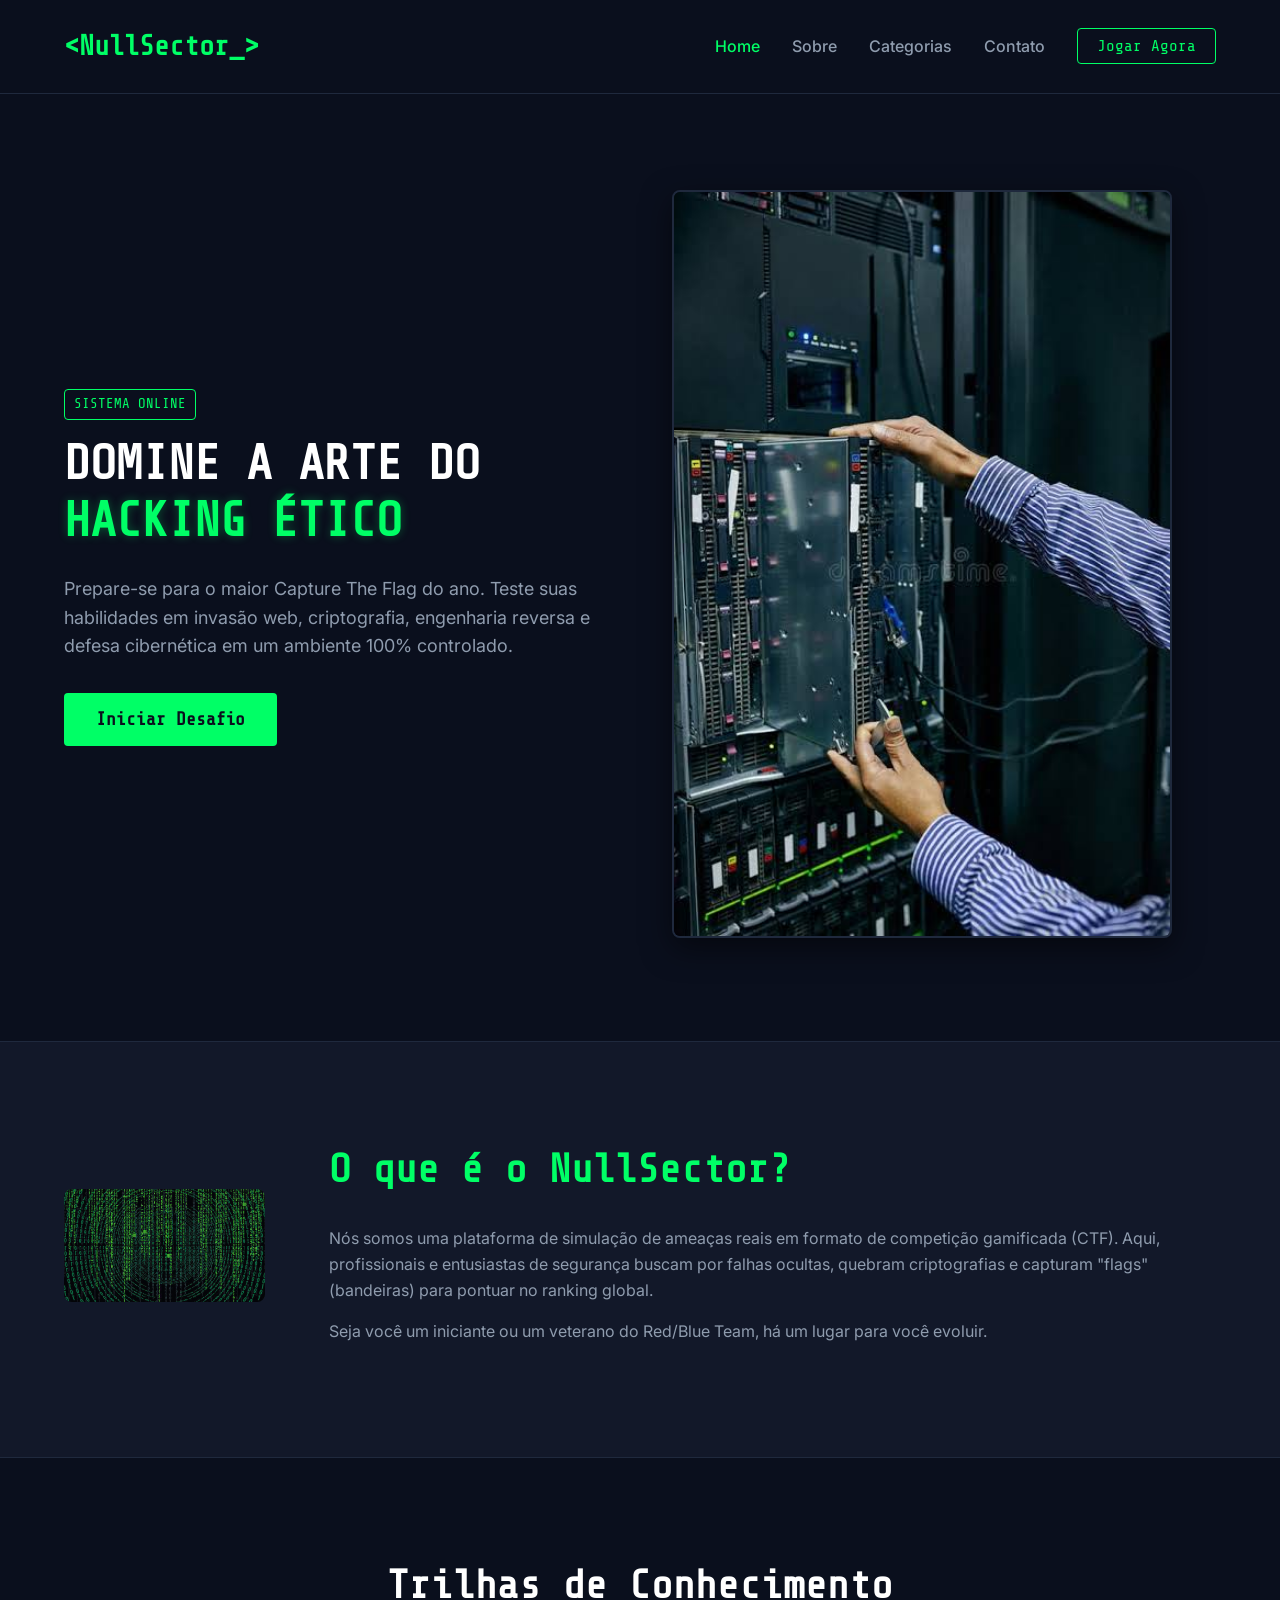
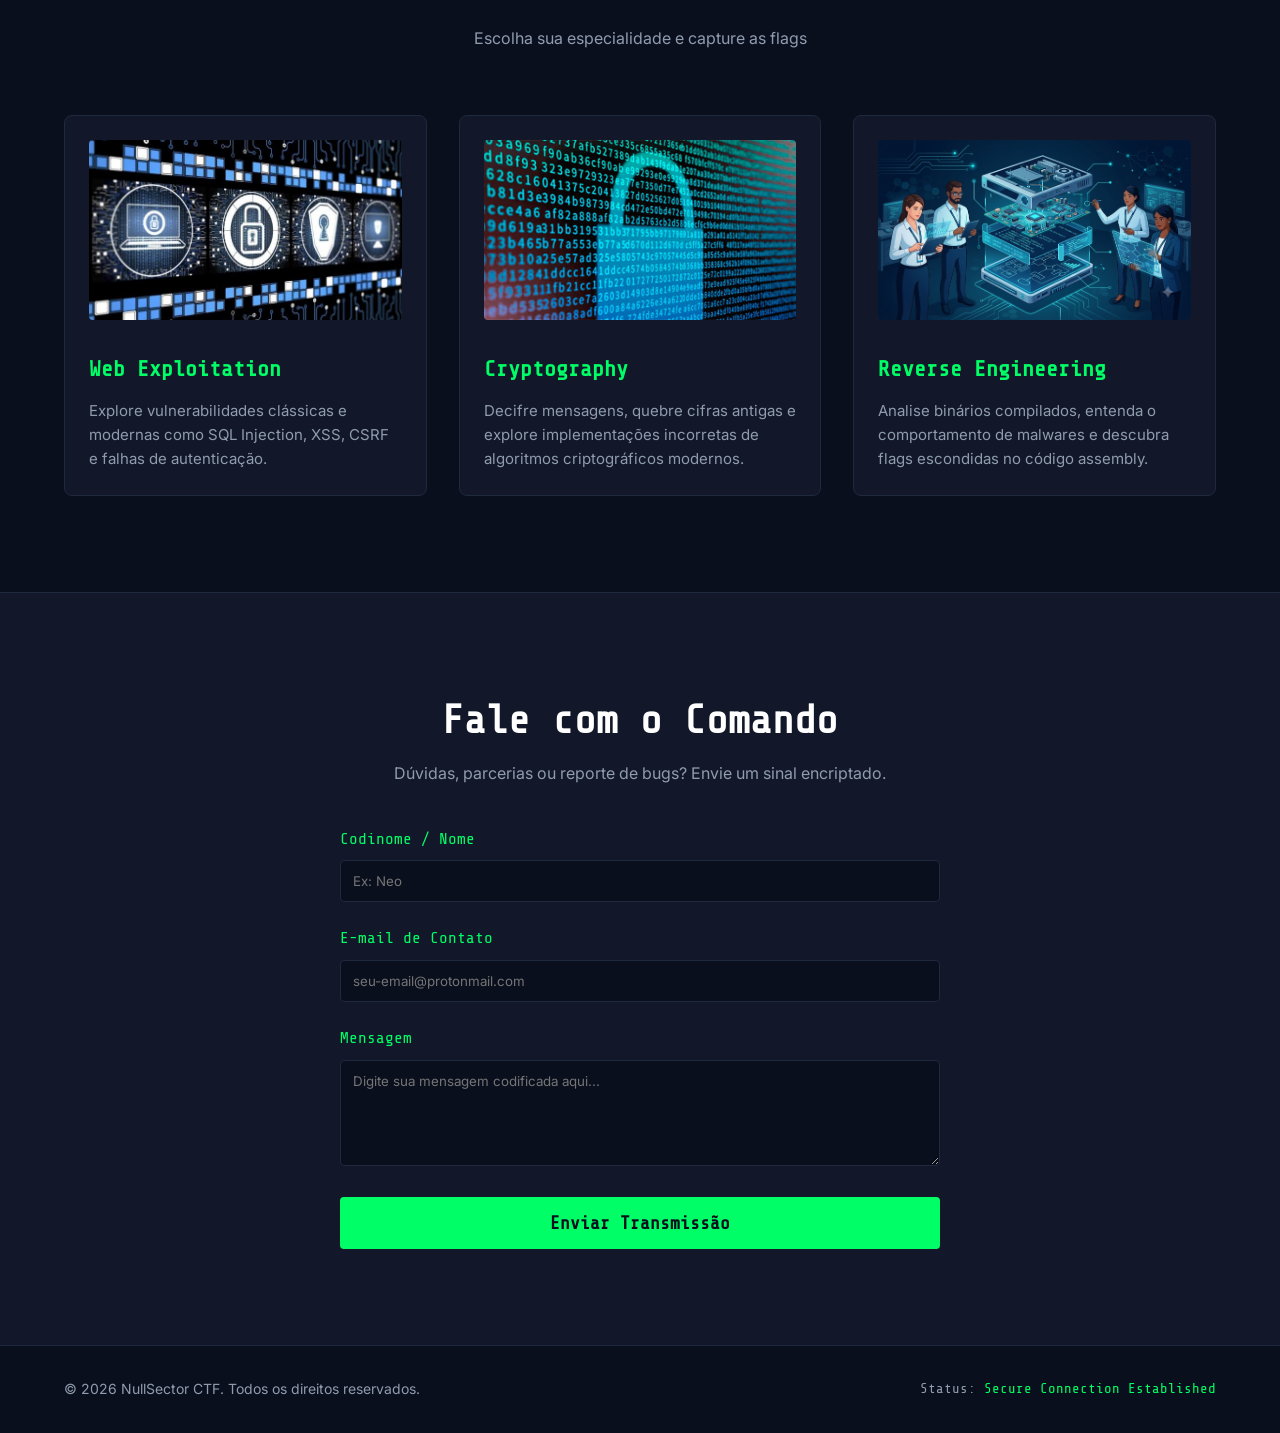
<file: index.html>
<!DOCTYPE html>
<html lang="pt-BR">
<head>
    <meta charset="UTF-8">
    <meta name="viewport" content="width=device-width, initial-scale=1.0">
    <title>NullSector | CTF & Cybersecurity</title>
    <link rel="preconnect" href="https://fonts.googleapis.com">
    <link rel="preconnect" href="https://fonts.gstatic.com" crossorigin>
    <link href="https://fonts.googleapis.com/css2?family=Share+Tech+Mono&family=Inter:wght@300;400;600&display=swap" rel="stylesheet">
    <link rel="stylesheet" href="style.css">
</head>
<body>

    <header class="navbar">
        <a href="index.html" class="logo">&lt;NullSector_&gt;</a>
        <nav>
            <ul class="nav-links">
                <li><a href="index.html" class="active">Home</a></li>
                <li><a href="#sobre">Sobre</a></li>
                <li><a href="#categorias">Categorias</a></li>
                <li><a href="#contato">Contato</a></li>
                <li><a href="desafio.html" class="btn-nav">Jogar Agora</a></li>
            </ul>
        </nav>
    </header>

    <section class="hero">
        <div class="hero-content">
            <span class="badge">SISTEMA ONLINE</span>
            <h1>DOMINE A ARTE DO <span class="highlight">HACKING ÉTICO</span></h1>
            <p>Prepare-se para o maior Capture The Flag do ano. Teste suas habilidades em invasão web, criptografia, engenharia reversa e defesa cibernética em um ambiente 100% controlado.</p>
            <a href="desafio.html" class="btn-main">Iniciar Desafio</a>
        </div>
        <div class="hero-image">
            <img src="imagens/serve.jpg" alt="Servidores de Segurança Cibernética">
        </div>
    </section>

    <section id="sobre" class="sobre">
        <div class="sobre-container">
            <div class="sobre-image">
                <img src="imagens/matriz.jpg" alt="Código de matriz digital">
            </div>
            <div class="sobre-text">
                <h2>O que é o NullSector?</h2>
                <p>Nós somos uma plataforma de simulação de ameaças reais em formato de competição gamificada (CTF). Aqui, profissionais e entusiastas de segurança buscam por falhas ocultas, quebram criptografias e capturam "flags" (bandeiras) para pontuar no ranking global.</p>
                <p>Seja você um iniciante ou um veterano do Red/Blue Team, há um lugar para você evoluir.</p>
            </div>
        </div>
    </section>

    <section id="categorias" class="categorias">
        <h2>Trilhas de Conhecimento</h2>
        <p class="subtitle">Escolha sua especialidade e capture as flags</p>
        
        <div class="grid-categorias">
            <div class="card">
                <img src="imagens/explo.jpg" alt="Web Hacking">
                <h3>Web Exploitation</h3>
                <p>Explore vulnerabilidades clássicas e modernas como SQL Injection, XSS, CSRF e falhas de autenticação.</p>
            </div>
            <div class="card">
                <img src="imagens/crip.jpg" alt="Criptografia">
                <h3>Cryptography</h3>
                <p>Decifre mensagens, quebre cifras antigas e explore implementações incorretas de algoritmos criptográficos modernos.</p>
            </div>
            <div class="card">
                <img src="imagens/revers.png" alt="Engenharia Reversa">
                <h3>Reverse Engineering</h3>
                <p>Analise binários compilados, entenda o comportamento de malwares e descubra flags escondidas no código assembly.</p>
            </div>
        </div>
    </section>

    <section id="contato" class="contato">
        <div class="form-container">
            <h2>Fale com o Comando</h2>
            <p>Dúvidas, parcerias ou reporte de bugs? Envie um sinal encriptado.</p>
            
            <form action="#" method="POST">
                <div class="form-group">
                    <label for="nome">Codinome / Nome</label>
                    <input type="text" id="nome" name="nome" placeholder="Ex: Neo" required>
                </div>
                <div class="form-group">
                    <label for="email">E-mail de Contato</label>
                    <input type="email" id="email" name="email" placeholder="seu-email@protonmail.com" required>
                </div>
                <div class="form-group">
                    <label for="mensagem">Mensagem</label>
                    <textarea id="mensagem" name="mensagem" rows="5" placeholder="Digite sua mensagem codificada aqui..." required></textarea>
                </div>
                <button type="submit" class="btn-submit">Enviar Transmissão</button>
            </form>
        </div>
    </section>

    <footer>
        <div class="footer-content">
            <p>&copy; 2026 NullSector CTF. Todos os direitos reservados.</p>
            <p class="tech-footer">Status: <span class="online">Secure Connection Established</span></p>
        </div>
    </footer>

</body>
</html>
</file>
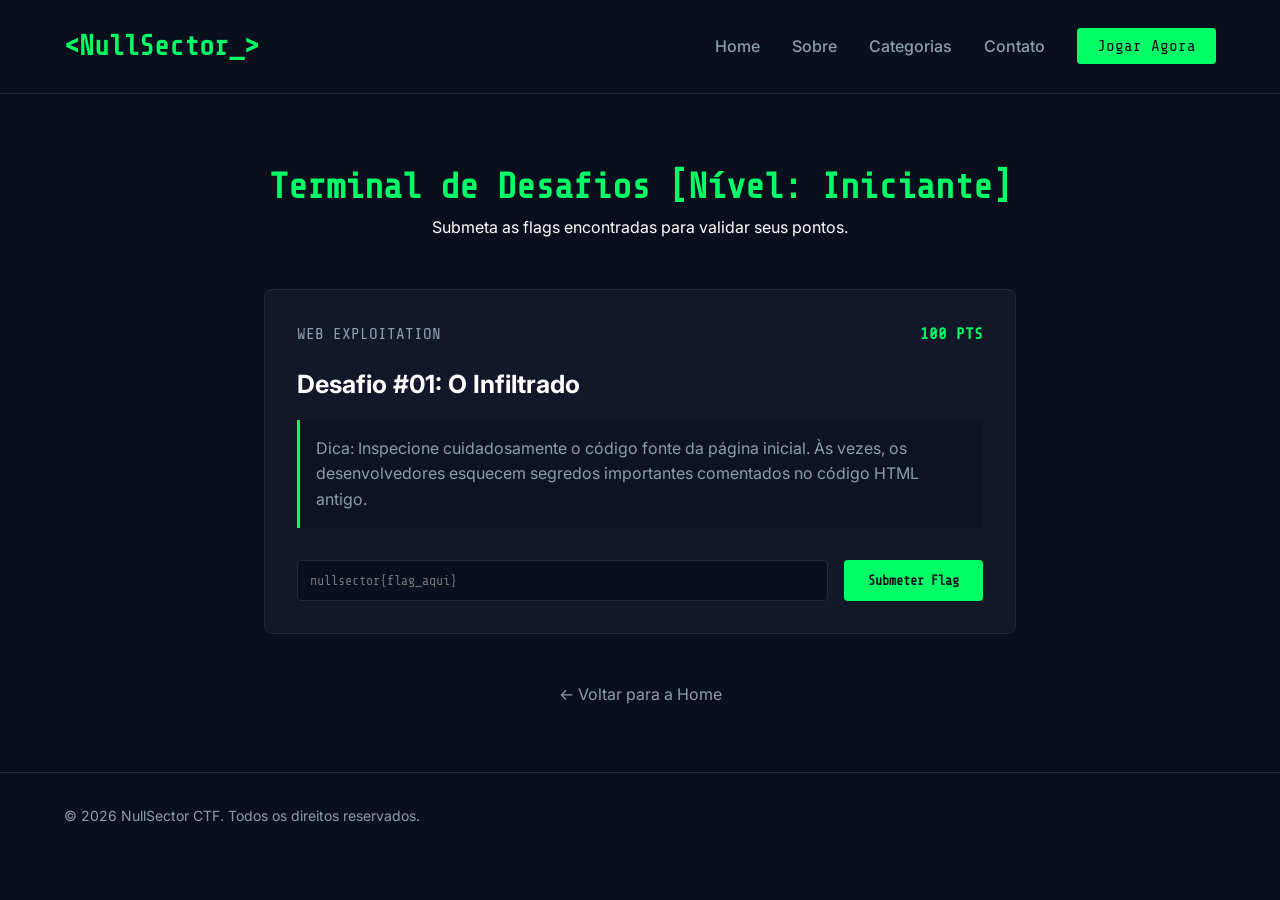
<file: desafio.html>
<!DOCTYPE html>
<html lang="pt-BR">
<head>
    <meta charset="UTF-8">
    <meta name="viewport" content="width=device-width, initial-scale=1.0">
    <title>NullSector | Painel de Desafios</title>
    <link rel="preconnect" href="https://fonts.googleapis.com">
    <link rel="preconnect" href="https://fonts.gstatic.com" crossorigin>
    <link href="https://fonts.googleapis.com/css2?family=Share+Tech+Mono&family=Inter:wght@300;400;600&display=swap" rel="stylesheet">
    <link rel="stylesheet" href="style.css">
</head>
<body>

    <header class="navbar">
        <a href="index.html" class="logo">&lt;NullSector_&gt;</a>
        <nav>
            <ul class="nav-links">
                <li><a href="index.html">Home</a></li>
                <li><a href="index.html#sobre">Sobre</a></li>
                <li><a href="index.html#categorias">Categorias</a></li>
                <li><a href="index.html#contato">Contato</a></li>
                <li><a href="desafios.html" class="btn-nav active">Jogar Agora</a></li>
            </ul>
        </nav>
    </header>

    <main class="ctf-panel">
        <div class="panel-header">
            <h2>Terminal de Desafios [Nível: Iniciante]</h2>
            <p>Submeta as flags encontradas para validar seus pontos.</p>
        </div>

        <div class="challenge-box">
            <div class="challenge-meta">
                <span class="category-tag">WEB EXPLOITATION</span>
                <span class="points">100 PTS</span>
            </div>
            <h3>Desafio #01: O Infiltrado</h3>
            <p class="challenge-desc">Dica: Inspecione cuidadosamente o código fonte da página inicial. Às vezes, os desenvolvedores esquecem segredos importantes comentados no código HTML antigo.</p>
            
            <div class="flag-submission">
                <input type="text" placeholder="nullsector{flag_aqui}" class="flag-input">
                <button class="btn-flag" onclick="alert('Sistema de validação offline simulado!')">Submeter Flag</button>
            </div>
        </div>

        <div class="back-home-container">
            <a href="index.html" class="btn-secondary">&larr; Voltar para a Home</a>
        </div>
    </main>

    <footer>
        <div class="footer-content">
            <p>&copy; 2026 NullSector CTF. Todos os direitos reservados.</p>
        </div>
    </footer>

</body>
</html>
</file>
<file: style.css>
/* 1. CONFIGURAÇÕES GERAIS / RESETS */
* {
    margin: 0;
    padding: 0;
    box-sizing: border-box;
}

html {
    scroll-behavior: smooth;
}

body {
    background-color: #0a0f1d; /* Fundo escuro */
    color: #ffffff;            /* Texto branco */
    font-family: 'Inter', sans-serif;
    line-height: 1.6;
}

/* 2. NAVBAR (Flexbox) */
.navbar {
    display: flex;
    justify-content: space-between;
    align-items: center;
    padding: 24px 5%; /* Convertido de 1.5rem */
    background-color: #0a0f1d;
    border-bottom: 1px solid #1f293d;
    position: sticky;
    top: 0;
    z-index: 1000;
}

.logo {
    font-family: 'Share Tech Mono', monospace;
    font-size: 28px; /* Convertido de 1.8rem */
    color: #00ff66;  /* Verde neon */
    text-decoration: none;
    font-weight: bold;
    transition: 0.3s ease;
}

.logo:hover {
    transform: scale(1.05);
}

.nav-links {
    display: flex;
    align-items: center;
    list-style: none;
    gap: 32px; /* Convertido de 2rem */
}

.nav-links a {
    color: #8f9cae; /* Texto cinza */
    text-decoration: none;
    font-weight: 500;
    transition: 0.3s ease;
}

.nav-links a:hover, 
.nav-links a.active {
    color: #00ff66;
}

.btn-nav {
    background-color: transparent;
    border: 1px solid #00ff66;
    color: #00ff66 !important;
    padding: 8px 19px; /* Convertido de 0.5rem 1.2rem */
    border-radius: 4px;
    font-family: 'Share Tech Mono', monospace;
}

.btn-nav:hover,
.btn-nav.active {
    background-color: #00ff66;
    color: #0a0f1d !important;
}

/* 3. HERO SECTION (Flexbox) */
.hero {
    display: flex;
    align-items: center;
    justify-content: space-between;
    padding: 96px 5%; /* Convertido de 6rem */
    gap: 64px;        /* Convertido de 4rem */
}

.hero-content {
    flex: 1;
}

.badge {
    font-family: 'Share Tech Mono', monospace;
    color: #00ff66;
    border: 1px solid #00ff66;
    padding: 3px 9px;
    font-size: 14px;
    border-radius: 4px;
    display: inline-block;
    margin-bottom: 16px;
}

.hero-content h1 {
    font-size: 48px; /* Convertido de 3rem */
    font-family: 'Share Tech Mono', monospace;
    line-height: 1.2;
    margin-bottom: 24px;
}

.highlight {
    color: #00ff66;
    text-shadow: 0 0 10px rgba(0, 255, 102, 0.3);
}

.hero-content p {
    color: #8f9cae;
    font-size: 18px;
    margin-bottom: 32px;
}

.btn-main {
    display: inline-block;
    background-color: #00ff66;
    color: #0a0f1d;
    font-family: 'Share Tech Mono', monospace;
    font-size: 18px;
    font-weight: bold;
    text-decoration: none;
    padding: 12px 32px;
    border-radius: 4px;
    transition: 0.3s ease;
}

.btn-main:hover {
    background-color: #00cc52; /* Verde escuro no hover */
    transform: translateY(-2px);
}

.hero-image {
    flex: 1;
}

.hero-image img {
    width: 100%;
    max-width: 500px;
    border-radius: 8px;
    border: 2px solid #1f293d;
    box-shadow: 0 10px 30px rgba(0, 0, 0, 0.5);
}

/* 4. SEÇÃO SOBRE (Flexbox) */
.sobre {
    background-color: #121829; /* Card background */
    padding: 96px 5%;
    border-top: 1px solid #1f293d;
    border-bottom: 1px solid #1f293d;
}

.sobre-container {
    display: flex;
    align-items: center;
    gap: 64px;
    max-width: 1200px;
    margin: 0 auto;
}

.sobre-image img {
    width: 100%;
    max-width: 450px;
    border-radius: 8px;
    opacity: 0.8;
}

.sobre-text h2 {
    font-family: 'Share Tech Mono', monospace;
    font-size: 40px;
    color: #00ff66;
    margin-bottom: 24px;
}

.sobre-text p {
    color: #8f9cae;
    margin-bottom: 16px;
}

/*  5. SEÇÃO CATEGORIAS (Grid) */
.categorias {
    padding: 96px 5%;
    text-align: center;
}

.categorias h2 {
    font-family: 'Share Tech Mono', monospace;
    font-size: 40px;
    margin-bottom: 8px;
}

.subtitle {
    color: #8f9cae;
    margin-bottom: 64px;
}

.grid-categorias {
    display: grid;
    grid-template-columns: repeat(auto-fit, minmax(300px, 1fr));
    gap: 32px;
    max-width: 1200px;
    margin: 0 auto;
}

.card {
    background-color: #121829;
    border: 1px solid #1f293d;
    border-radius: 8px;
    padding: 24px;
    text-align: left;
    transition: 0.3s ease;
}

.card:hover {
    border-color: #00ff66;
    transform: translateY(-5px);
}

.card img {
    width: 100%;
    height: 180px;
    object-fit: cover;
    border-radius: 4px;
    margin-bottom: 24px;
}

.card h3 {
    font-family: 'Share Tech Mono', monospace;
    color: #00ff66;
    font-size: 22px;
    margin-bottom: 12px;
}

.card p {
    color: #8f9cae;
    font-size: 15px;
}

/* 6. CONTATO & FORMULÁRIOS */
.contato {
    background-color: #121829;
    padding: 96px 5%;
    border-top: 1px solid #1f293d;
}

.form-container {
    max-width: 600px;
    margin: 0 auto;
    text-align: center;
}

.form-container h2 {
    font-family: 'Share Tech Mono', monospace;
    font-size: 40px;
    margin-bottom: 8px;
}

.form-container p {
    color: #8f9cae;
    margin-bottom: 40px;
}

form {
    text-align: left;
}

.form-group {
    margin-bottom: 24px;
}

.form-group label {
    display: block;
    font-family: 'Share Tech Mono', monospace;
    color: #00ff66;
    margin-bottom: 8px;
}

.form-group input, 
.form-group textarea {
    width: 100%;
    background-color: #0a0f1d;
    border: 1px solid #1f293d;
    border-radius: 4px;
    padding: 12px;
    color: #ffffff;
    font-family: 'Inter', sans-serif;
    transition: 0.3s ease;
}

.form-group input:focus, 
.form-group textarea:focus {
    outline: none;
    border-color: #00ff66;
}

.btn-submit {
    width: 100%;
    background-color: #00ff66;
    color: #0a0f1d;
    border: none;
    font-family: 'Share Tech Mono', monospace;
    font-size: 18px;
    font-weight: bold;
    padding: 16px;
    border-radius: 4px;
    cursor: pointer;
    transition: 0.3s ease;
}

.btn-submit:hover {
    background-color: #00cc52;
}

/* 7. PÁGINA DE DESAFIOS (CTF PANEL)*/
.ctf-panel {
    max-width: 800px;
    margin: 64px auto;
    padding: 0 24px;
}

.panel-header {
    text-align: center;
    margin-bottom: 48px;
}

.panel-header h2 {
    font-family: 'Share Tech Mono', monospace;
    color: #00ff66;
    font-size: 36px;
}

.challenge-box {
    background-color: #121829;
    border: 1px solid #1f293d;
    border-radius: 8px;
    padding: 32px;
    margin-bottom: 32px;
}

.challenge-meta {
    display: flex;
    justify-content: space-between;
    margin-bottom: 16px;
    font-family: 'Share Tech Mono', monospace;
}

.category-tag {
    color: #8f9cae;
}

.points {
    color: #00ff66;
    font-weight: bold;
}

.challenge-box h3 {
    font-size: 25px;
    margin-bottom: 16px;
}

.challenge-desc {
    color: #8f9cae;
    margin-bottom: 32px;
    background-color: rgba(0, 0, 0, 0.2);
    padding: 16px;
    border-left: 3px solid #00ff66;
}

.flag-submission {
    display: flex;
    gap: 16px;
}

.flag-input {
    flex: 1;
    background-color: #0a0f1d;
    border: 1px solid #1f293d;
    padding: 12px;
    border-radius: 4px;
    color: #ffffff;
    font-family: 'Share Tech Mono', monospace;
}

.flag-input:focus {
    outline: none;
    border-color: #00ff66;
}

.btn-flag {
    background-color: #00ff66;
    color: #0a0f1d;
    border: none;
    padding: 12px 24px;
    font-family: 'Share Tech Mono', monospace;
    font-weight: bold;
    border-radius: 4px;
    cursor: pointer;
    transition: 0.3s ease;
}

.btn-flag:hover {
    background-color: #00cc52;
}

.back-home-container {
    text-align: center;
    margin-top: 48px;
}

.btn-secondary {
    color: #8f9cae;
    text-decoration: none;
    transition: 0.3s ease;
}

.btn-secondary:hover {
    color: #00ff66;
}

/* 8. FOOTER & RESPONSIVIDADE */
footer {
    background-color: #0a0f1d;
    border-top: 1px solid #1f293d;
    padding: 32px 5%;
    text-align: center;
    color: #8f9cae;
    font-size: 14px;
}

.footer-content {
    display: flex;
    justify-content: space-between;
    align-items: center;
    max-width: 1200px;
    margin: 0 auto;
    flex-wrap: wrap;
    gap: 16px;
}

.tech-footer {
    font-family: 'Share Tech Mono', monospace;
}

.online {
    color: #00ff66;
}

@media (max-width: 768px) {
    .navbar {
        flex-direction: column;
        gap: 16px;
    }
    .hero {
        flex-direction: column;
        text-align: center;
        padding: 48px 5%;
    }
    .sobre-container {
        flex-direction: column;
        text-align: center;
    }
    .footer-content {
        flex-direction: column;
    }
}
</file>
